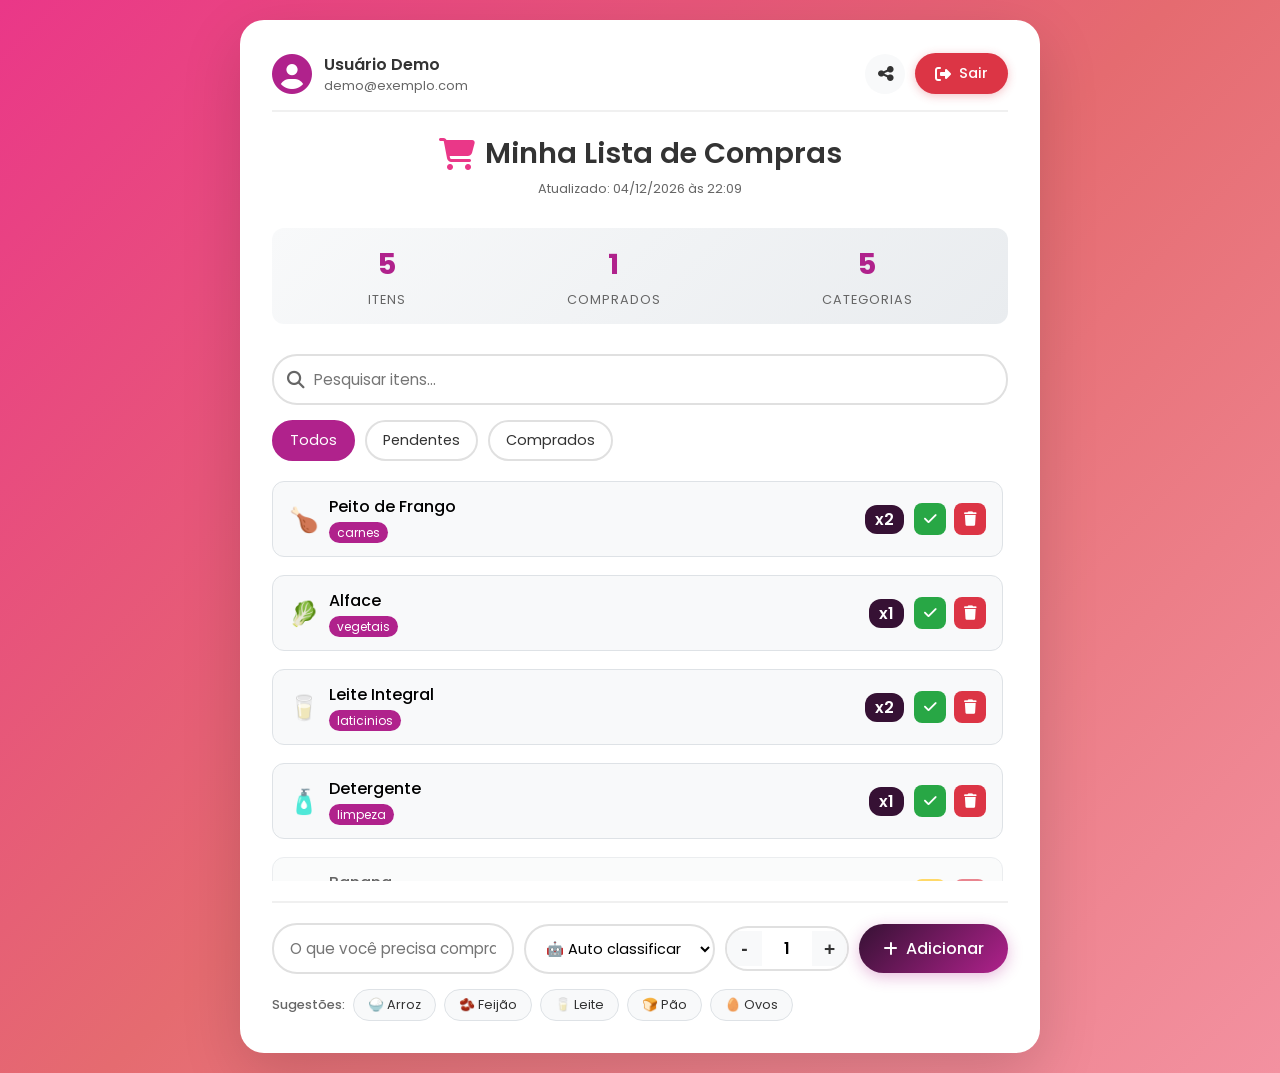
<file: index.html>
<!DOCTYPE html>
<html lang="pt-BR">
<head>
    <meta charset="UTF-8">
    <meta name="viewport" content="width=device-width, initial-scale=1.0">
    <meta name="theme-color" content="#361134">
    <title>Lista 2026 - Minha Lista de Compras</title>
    <link rel="manifest" href="manifest.json">
    <link rel="shortcut icon" href="src/css/icons/favicon.ico" type="image/x-icon">
    <link rel="stylesheet" href="https://cdnjs.cloudflare.com/ajax/libs/font-awesome/6.4.0/css/all.min.css">
    <link rel="stylesheet" href="src/css/index.css">
    <style>
        /* Loader fix - garantir que desaparece */
        .loader-overlay {
            position: fixed;
            top: 0;
            left: 0;
            width: 100%;
            height: 100%;
            background: rgba(54, 17, 52, 0.95);
            display: flex;
            flex-direction: column;
            justify-content: center;
            align-items: center;
            z-index: 9999;
            transition: opacity 0.3s ease;
        }
        
        .loader-overlay.hidden,
        .loader-overlay[hidden] {
            display: none !important;
        }
        
        .loader-spinner {
            width: 40px;
            height: 40px;
            border: 3px solid #fff;
            border-top-color: #EA3788;
            border-radius: 50%;
            animation: spin 1s linear infinite;
        }
        
        .loader-text {
            color: #fff;
            margin-top: 10px;
            font-family: sans-serif;
        }
        
        @keyframes spin {
            to { transform: rotate(360deg); }
        }
    </style>
</head>
<body>
    <!-- Loader - JÁ COMEÇA VISÍVEL MAS SERÁ ESCONDIDO PELO JS -->
    <div id="loader" class="loader-overlay">
        <div class="loader-spinner"></div>
        <p class="loader-text">Carregando...</p>
    </div>

    <div class="container">
        <!-- Header com informações do usuário -->
        <header class="header">
            <div class="user-info">
                <i class="fas fa-user-circle user-avatar"></i>
                <div class="user-details">
                    <span id="user-name" class="user-name">Usuário</span>
                    <span id="user-email" class="user-email">email@exemplo.com</span>
                </div>
            </div>
            <div class="header-actions">
                <button onclick="compartilharLista()" class="btn-icon" title="Compartilhar">
                    <i class="fas fa-share-alt"></i>
                </button>
                <button onclick="fazerLogout()" class="btn-logout">
                    <i class="fas fa-sign-out-alt"></i> Sair
                </button>
            </div>
        </header>

        <!-- Título -->
        <div class="title-section">
            <h1 class="titulo">
                <i class="fas fa-shopping-cart"></i> Minha Lista de Compras
            </h1>
            <p id="data-atualizacao" class="update-date">Atualizado agora</p>
        </div>

        <!-- Estatísticas -->
        <div class="stats-bar">
            <div class="stat-item">
                <span id="total-itens" class="stat-number">0</span>
                <span class="stat-label">Itens</span>
            </div>
            <div class="stat-item">
                <span id="itens-comprados" class="stat-number">0</span>
                <span class="stat-label">Comprados</span>
            </div>
            <div class="stat-item">
                <span id="categorias-count" class="stat-number">0</span>
                <span class="stat-label">Categorias</span>
            </div>
        </div>

        <!-- Pesquisa e Filtros -->
        <div class="search-filter-bar">
            <div class="search-box">
                <i class="fas fa-search search-icon"></i>
                <input type="text" id="pesquisa" placeholder="Pesquisar itens..." oninput="filtrarItens()">
                <button onclick="limparPesquisa()" class="clear-search" hidden>
                    <i class="fas fa-times"></i>
                </button>
            </div>
            <div class="filter-buttons">
                <button onclick="filtrarPorCategoria('todos')" class="filter-btn active" data-filter="todos">Todos</button>
                <button onclick="filtrarPorCategoria('pendentes')" class="filter-btn" data-filter="pendentes">Pendentes</button>
                <button onclick="filtrarPorCategoria('comprados')" class="filter-btn" data-filter="comprados">Comprados</button>
            </div>
        </div>

        <!-- Lista de Compras -->
        <div id="lista-container" class="lista-container">
            <ul id="lista" class="shopping-list">
                <!-- Itens serão inseridos aqui -->
            </ul>
            <div id="empty-state" class="empty-state" hidden>
                <i class="fas fa-shopping-basket empty-icon"></i>
                <h3>Sua lista está vazia</h3>
                <p>Adicione itens para começar suas compras!</p>
            </div>
        </div>

        <!-- Adicionar Novo Item -->
        <div class="add-item-section">
            <div class="add-item-form">
                <input type="text" id="item" placeholder="O que você precisa comprar?" autocomplete="off">
                <select id="categoria" class="categoria-select">
                    <option value="auto">🤖 Auto classificar</option>
                    <option value="carnes">🥩 Carnes</option>
                    <option value="vegetais">🥬 Vegetais</option>
                    <option value="frutas">🍎 Frutas</option>
                    <option value="laticinios">🧀 Laticínios</option>
                    <option value="padaria">🍞 Padaria</option>
                    <option value="bebidas">🥤 Bebidas</option>
                    <option value="limpeza">🧹 Limpeza</option>
                    <option value="higiene">🧴 Higiene</option>
                    <option value="enlatados">🥫 Enlatados</option>
                    <option value="graos">🌾 Grãos</option>
                    <option value="temperos">🌶️ Temperos</option>
                    <option value="outros">📦 Outros</option>
                </select>
                <div class="quantidade-control">
                    <button onclick="mudarQuantidade(-1)" class="qty-btn">-</button>
                    <input type="number" id="quantidade" value="1" min="1" max="99">
                    <button onclick="mudarQuantidade(1)" class="qty-btn">+</button>
                </div>
                <button onclick="adicionarItem()" class="btn-add">
                    <i class="fas fa-plus"></i> Adicionar
                </button>
            </div>
            
            <!-- Sugestões Rápidas -->
            <div class="quick-suggestions">
                <span class="suggestion-label">Sugestões:</span>
                <button onclick="adicionarSugestao('Arroz')" class="suggestion-chip">🍚 Arroz</button>
                <button onclick="adicionarSugestao('Feijão')" class="suggestion-chip">🫘 Feijão</button>
                <button onclick="adicionarSugestao('Leite')" class="suggestion-chip">🥛 Leite</button>
                <button onclick="adicionarSugestao('Pão')" class="suggestion-chip">🍞 Pão</button>
                <button onclick="adicionarSugestao('Ovos')" class="suggestion-chip">🥚 Ovos</button>
            </div>
        </div>
    </div>

    <script>
        // ============================================
        // SCRIPT PRINCIPAL - FUNCIONAMENTO GARANTIDO
        // ============================================
        
        // Dados iniciais de exemplo
        let listaCompras = [
            { id: 1, nome: "Peito de Frango", categoria: "carnes", quantidade: 2, comprado: false, emoji: "🍗" },
            { id: 2, nome: "Alface", categoria: "vegetais", quantidade: 1, comprado: false, emoji: "🥬" },
            { id: 3, nome: "Banana", categoria: "frutas", quantidade: 6, comprado: true, emoji: "🍌" },
            { id: 4, nome: "Leite Integral", categoria: "laticinios", quantidade: 2, comprado: false, emoji: "🥛" },
            { id: 5, nome: "Detergente", categoria: "limpeza", quantidade: 1, comprado: false, emoji: "🧴" }
        ];
        
        let filtroAtual = 'todos';
        
        // Classificação automática
        const classificacao = {
            carnes: ['carne', 'frango', 'peixe', 'porco', 'boi', 'bacon', 'presunto', 'linguiça', 'salsicha', 'hambúrguer', 'bife', 'costela'],
            vegetais: ['alface', 'tomate', 'cebola', 'alho', 'cenoura', 'batata', 'brócolis', 'couve', 'espinafre', 'pimentão', 'abóbora', 'beterraba'],
            frutas: ['banana', 'maçã', 'laranja', 'uva', 'morango', 'abacaxi', 'manga', 'melancia', 'pera', 'limão', 'abacate', 'mamão'],
            laticinios: ['leite', 'queijo', 'manteiga', 'iogurte', 'requeijão', 'creme de leite', 'margarina', 'muçarela'],
            padaria: ['pão', 'bolo', 'biscoito', 'torrada', 'bolacha', 'croissant', 'baguete', 'pão de queijo'],
            bebidas: ['água', 'refrigerante', 'suco', 'cerveja', 'vinho', 'café', 'chá', 'energético', 'coca'],
            limpeza: ['detergente', 'sabão', 'desinfetante', 'água sanitária', 'limpador', 'esponja', 'vassoura', 'saco de lixo', 'lustra'],
            higiene: ['shampoo', 'condicionador', 'sabonete', 'pasta de dente', 'escova', 'desodorante', 'perfume', 'papel higiênico'],
            enlatados: ['sardinha', 'atum', 'milho', 'ervilha', 'molho de tomate', 'azeitona', 'palmito', 'seleta'],
            graos: ['arroz', 'feijão', 'lentilha', 'grão de bico', 'aveia', 'farinha', 'macarrão', 'quinoa'],
            temperos: ['sal', 'açúcar', 'pimenta', 'orégano', 'cominho', 'azeite', 'óleo', 'vinagre', 'molho shoyu', 'ketchup', 'mostarda']
        };
        
        const emojisCategorias = {
            carnes: '🥩', vegetais: '🥬', frutas: '🍎', laticinios: '🧀',
            padaria: '🍞', bebidas: '🥤', limpeza: '🧹', higiene: '🧴',
            enlatados: '🥫', graos: '🌾', temperos: '🌶️', outros: '📦'
        };
        
        // INICIALIZAÇÃO - Executa assim que a página carregar
        function inicializarApp() {
            console.log('🚀 Inicializando app...');
            
            // 1. ESCONDER LOADER IMEDIATAMENTE
            const loader = document.getElementById('loader');
            if (loader) {
                loader.style.display = 'none';
                loader.setAttribute('hidden', '');
                console.log('✅ Loader escondido');
            }
            
            // 2. Verificar usuário
            let userData = localStorage.getItem('userData');
            if (!userData) {
                userData = { nome: 'Usuário Demo', email: 'demo@exemplo.com' };
                localStorage.setItem('userData', JSON.stringify(userData));
            } else {
                userData = JSON.parse(userData);
            }
            
            document.getElementById('user-name').textContent = userData.nome;
            document.getElementById('user-email').textContent = userData.email;
            
            // 3. Carregar dados salvos ou usar demo
            const salvos = localStorage.getItem('listaCompras');
            if (salvos) {
                try {
                    listaCompras = JSON.parse(salvos);
                    console.log('📝 Dados carregados do localStorage');
                } catch(e) {
                    console.error('Erro ao carregar dados salvos');
                }
            }
            
            // 4. Atualizar interface
            atualizarTudo();
            
            // 5. Configurar evento Enter no input
            document.getElementById('item').addEventListener('keypress', function(e) {
                if (e.key === 'Enter') adicionarItem();
            });
            
            // 6. Configurar evento de pesquisa
            document.getElementById('pesquisa').addEventListener('input', function() {
                document.querySelector('.clear-search').hidden = this.value.length === 0;
                atualizarTudo();
            });
            
            console.log('✅ App inicializado com ' + listaCompras.length + ' itens');
        }
        
        // Salvar no localStorage
        function salvarDados() {
            localStorage.setItem('listaCompras', JSON.stringify(listaCompras));
        }
        
        // Classificar automaticamente
        function classificarItem(nome) {
            const n = nome.toLowerCase();
            for (let categoria in classificacao) {
                if (classificacao[categoria].some(palavra => n.includes(palavra))) {
                    return categoria;
                }
            }
            return 'outros';
        }
        
        // ADICIONAR ITEM
        function adicionarItem() {
            const inputItem = document.getElementById('item');
            const inputQtd = document.getElementById('quantidade');
            const selectCat = document.getElementById('categoria');
            
            const nome = inputItem.value.trim();
            if (!nome) {
                alert('Por favor, digite o nome do item!');
                inputItem.focus();
                return;
            }
            
            const quantidade = parseInt(inputQtd.value) || 1;
            let categoria = selectCat.value;
            
            if (categoria === 'auto') {
                categoria = classificarItem(nome);
            }
            
            const novoItem = {
                id: Date.now(),
                nome: nome,
                categoria: categoria,
                quantidade: quantidade,
                comprado: false,
                emoji: emojisCategorias[categoria] || '📦'
            };
            
            listaCompras.unshift(novoItem);
            salvarDados();
            atualizarTudo();
            
            // Limpar formulário
            inputItem.value = '';
            inputQtd.value = '1';
            selectCat.value = 'auto';
            inputItem.focus();
            
            console.log('✅ Item adicionado:', nome);
        }
        
        // MARCAR/DESMARCAR ITEM
        function toggleItem(id) {
            const item = listaCompras.find(i => i.id === id);
            if (item) {
                item.comprado = !item.comprado;
                salvarDados();
                atualizarTudo();
            }
        }
        
        // REMOVER ITEM
        function removerItem(id) {
            const item = listaCompras.find(i => i.id === id);
            if (item && confirm(`Remover "${item.nome}" da lista?`)) {
                listaCompras = listaCompras.filter(i => i.id !== id);
                salvarDados();
                atualizarTudo();
            }
        }
        
        // FILTRAR POR CATEGORIA
        function filtrarPorCategoria(filtro) {
            filtroAtual = filtro;
            
            // Atualizar botões
            document.querySelectorAll('.filter-btn').forEach(btn => {
                btn.classList.remove('active');
                if (btn.getAttribute('data-filter') === filtro) {
                    btn.classList.add('active');
                }
            });
            
            atualizarTudo();
        }
        
        // FILTRAR ITENS (pesquisa)
        function filtrarItens() {
            atualizarTudo();
        }
        
        // ATUALIZAR TUDO
        function atualizarTudo() {
            const termo = document.getElementById('pesquisa').value.toLowerCase().trim();
            
            // Filtrar itens
            let itensFiltrados = [...listaCompras];
            
            if (filtroAtual === 'comprados') {
                itensFiltrados = itensFiltrados.filter(i => i.comprado);
            } else if (filtroAtual === 'pendentes') {
                itensFiltrados = itensFiltrados.filter(i => !i.comprado);
            }
            
            if (termo) {
                itensFiltrados = itensFiltrados.filter(i => 
                    i.nome.toLowerCase().includes(termo) || 
                    i.categoria.toLowerCase().includes(termo)
                );
            }
            
            // Ordenar: pendentes primeiro
            itensFiltrados.sort((a, b) => {
                if (a.comprado === b.comprado) return 0;
                return a.comprado ? 1 : -1;
            });
            
            // Atualizar lista
            const listaEl = document.getElementById('lista');
            const emptyEl = document.getElementById('empty-state');
            
            if (itensFiltrados.length === 0) {
                listaEl.innerHTML = '';
                emptyEl.hidden = false;
            } else {
                emptyEl.hidden = true;
                listaEl.innerHTML = itensFiltrados.map(item => `
                    <li class="${item.comprado ? 'comprado' : ''}" style="
                        background: #f8f9fa;
                        border: 1px solid #dee2e6;
                        border-radius: 12px;
                        padding: 12px 16px;
                        margin-bottom: 8px;
                        display: flex;
                        justify-content: space-between;
                        align-items: center;
                        ${item.comprado ? 'opacity: 0.6; text-decoration: line-through;' : ''}
                    ">
                        <div style="display: flex; align-items: center; gap: 10px; flex: 1;">
                            <span style="font-size: 1.5rem;">${item.emoji}</span>
                            <div>
                                <div style="font-weight: 500;">${item.nome}</div>
                                <span style="
                                    font-size: 0.75rem;
                                    background: #B0228C;
                                    color: white;
                                    padding: 2px 8px;
                                    border-radius: 12px;
                                ">${item.categoria}</span>
                            </div>
                            <span style="
                                margin-left: auto;
                                background: #361134;
                                color: white;
                                padding: 2px 10px;
                                border-radius: 12px;
                                font-weight: 600;
                            ">x${item.quantidade}</span>
                        </div>
                        <div style="display: flex; gap: 8px; margin-left: 10px;">
                            <button onclick="toggleItem(${item.id})" style="
                                background: ${item.comprado ? '#ffc107' : '#28a745'};
                                color: white;
                                border: none;
                                border-radius: 8px;
                                width: 32px;
                                height: 32px;
                                cursor: pointer;
                                font-size: 0.9rem;
                            " title="${item.comprado ? 'Desmarcar' : 'Marcar como comprado'}">
                                <i class="fas ${item.comprado ? 'fa-undo' : 'fa-check'}"></i>
                            </button>
                            <button onclick="removerItem(${item.id})" style="
                                background: #dc3545;
                                color: white;
                                border: none;
                                border-radius: 8px;
                                width: 32px;
                                height: 32px;
                                cursor: pointer;
                                font-size: 0.9rem;
                            " title="Remover">
                                <i class="fas fa-trash"></i>
                            </button>
                        </div>
                    </li>
                `).join('');
            }
            
            // Atualizar estatísticas
            document.getElementById('total-itens').textContent = listaCompras.length;
            document.getElementById('itens-comprados').textContent = listaCompras.filter(i => i.comprado).length;
            document.getElementById('categorias-count').textContent = new Set(listaCompras.map(i => i.categoria)).size;
            
            // Atualizar data
            const agora = new Date();
            document.getElementById('data-atualizacao').textContent = 
                'Atualizado: ' + agora.toLocaleDateString('pt-BR') + ' às ' + 
                agora.toLocaleTimeString('pt-BR', {hour: '2-digit', minute: '2-digit'});
        }
        
        // Funções auxiliares
        function mudarQuantidade(delta) {
            const qty = document.getElementById('quantidade');
            qty.value = Math.max(1, Math.min(99, parseInt(qty.value) + delta));
        }
        
        function limparPesquisa() {
            document.getElementById('pesquisa').value = '';
            document.querySelector('.clear-search').hidden = true;
            atualizarTudo();
        }
        
        function adicionarSugestao(item) {
            document.getElementById('item').value = item;
            document.getElementById('quantidade').value = 1;
            document.getElementById('categoria').value = 'auto';
            adicionarItem();
        }
        
        function compartilharLista() {
            const texto = '🛒 Minha Lista de Compras:\n\n' + 
                listaCompras.map(i => `${i.comprado ? '✅' : '⬜'} ${i.quantidade}x ${i.nome}`).join('\n');
            
            if (navigator.share) {
                navigator.share({ title: 'Lista de Compras', text: texto });
            } else if (navigator.clipboard) {
                navigator.clipboard.writeText(texto).then(() => alert('📋 Lista copiada!'));
            } else {
                alert(texto);
            }
        }
        
        function fazerLogout() {
            if (confirm('Tem certeza que deseja sair?')) {
                localStorage.removeItem('userData');
                window.location.href = 'login.html';
            }
        }
        
        // INICIAR TUDO
        document.addEventListener('DOMContentLoaded', inicializarApp);
        
        // Garantir que o loader suma mesmo se houver erro
        setTimeout(function() {
            const loader = document.getElementById('loader');
            if (loader && loader.style.display !== 'none') {
                loader.style.display = 'none';
                loader.setAttribute('hidden', '');
            }
        }, 3000);
        
        console.log('📋 Script carregado com sucesso!');
    </script>
    
    <!-- Service Worker -->
    <script>
        if ('serviceWorker' in navigator) {
            window.addEventListener('load', () => {
                navigator.serviceWorker.register('/service-worker.js').catch(() => {});
            });
        }
    </script>
</body>
</html>
</file>
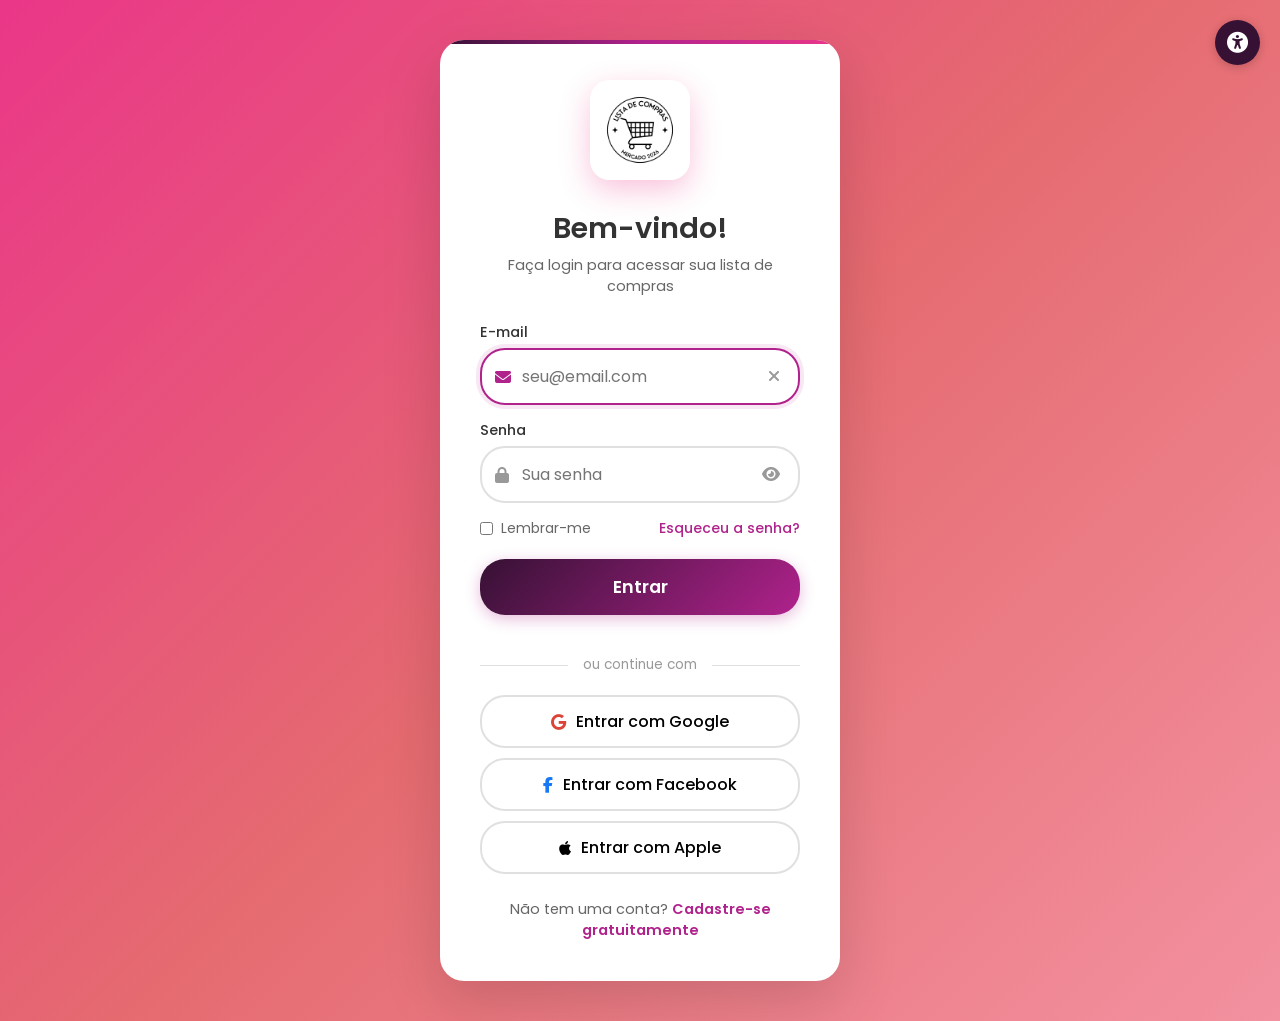
<file: login.html>
<!DOCTYPE html>
<html lang="pt-BR">
<head>
    <meta charset="UTF-8">
    <meta name="viewport" content="width=device-width, initial-scale=1.0">
    <meta name="theme-color" content="#361134">
    <title>Lista De Compras 2026 - Login</title>
    <link rel="manifest" href="manifest.json">
    <link rel="shortcut icon" href="src/css/icons/favicon.ico" type="image/x-icon">
    <link rel="stylesheet" href="https://cdnjs.cloudflare.com/ajax/libs/font-awesome/6.4.0/css/all.min.css">
    <link rel="stylesheet" href="src/css/login.css">
    <style>
        /* Loader - Garantir que funcione */
        .loader-overlay {
            position: fixed;
            top: 0;
            left: 0;
            width: 100%;
            height: 100%;
            background: rgba(54, 17, 52, 0.95);
            display: flex;
            flex-direction: column;
            justify-content: center;
            align-items: center;
            z-index: 9999;
            transition: opacity 0.3s ease;
        }
        
        .loader-overlay.hidden,
        .loader-overlay[hidden] {
            display: none !important;
        }
        
        .loader-spinner {
            width: 40px;
            height: 40px;
            border: 3px solid #fff;
            border-top-color: #EA3788;
            border-radius: 50%;
            animation: spin 1s linear infinite;
        }
        
        .loader-text {
            color: #fff;
            margin-top: 10px;
            font-family: sans-serif;
        }
        
        @keyframes spin {
            to { transform: rotate(360deg); }
        }
        
        /* Melhorias visuais */
        .login-card {
            background: white;
            border-radius: 24px;
            padding: 2.5rem;
            box-shadow: 0 20px 60px rgba(0, 0, 0, 0.15);
            width: 100%;
            max-width: 400px;
            text-align: center;
        }
        
        .logo-container {
            margin-bottom: 20px;
        }
        
        #logo {
            width: 100px;
            height: auto;
            border-radius: 20px;
        }
        
        .titulo {
            font-size: 1.8rem;
            color: #333;
            margin-bottom: 5px;
            font-weight: 600;
        }
        
        .subtitulo {
            color: #666;
            margin-bottom: 25px;
            font-size: 0.9rem;
        }
        
        .input-group {
            position: relative;
            margin-bottom: 15px;
            text-align: left;
        }
        
        .input-group label {
            display: block;
            margin-bottom: 5px;
            color: #333;
            font-weight: 500;
            font-size: 0.9rem;
        }
        
        .input-wrapper {
            position: relative;
            display: flex;
            align-items: center;
        }
        
        .input-icon {
            position: absolute;
            left: 15px;
            color: #999;
            font-size: 1rem;
            z-index: 1;
        }
        
        .input-group input {
            width: 100%;
            padding: 14px 45px 14px 40px;
            border: 2px solid #e0e0e0;
            border-radius: 25px;
            font-size: 1rem;
            font-family: 'Poppins', sans-serif;
            transition: all 0.3s ease;
            background: white;
        }
        
        .input-group input:focus {
            outline: none;
            border-color: #B0228C;
            box-shadow: 0 0 0 4px rgba(176, 34, 140, 0.1);
        }
        
        .clear-input,
        .toggle-password {
            position: absolute;
            right: 15px;
            background: none;
            border: none;
            cursor: pointer;
            color: #999;
            font-size: 1rem;
            padding: 5px;
            z-index: 1;
        }
        
        .clear-input:hover,
        .toggle-password:hover {
            color: #B0228C;
        }
        
        .form-options {
            display: flex;
            justify-content: space-between;
            align-items: center;
            margin-bottom: 20px;
            font-size: 0.85rem;
        }
        
        .checkbox-wrapper {
            display: flex;
            align-items: center;
            gap: 8px;
            cursor: pointer;
            color: #666;
        }
        
        .checkbox-wrapper input {
            width: auto;
            accent-color: #B0228C;
        }
        
        .forgot-password {
            color: #B0228C;
            text-decoration: none;
            font-weight: 500;
        }
        
        .forgot-password:hover {
            text-decoration: underline;
            color: #361134;
        }
        
        .btn-primary {
            width: 100%;
            padding: 15px;
            background: linear-gradient(135deg, #361134, #B0228C);
            color: white;
            border: none;
            border-radius: 25px;
            font-size: 1.1rem;
            font-weight: 600;
            font-family: 'Poppins', sans-serif;
            cursor: pointer;
            transition: all 0.3s ease;
            margin-bottom: 20px;
            box-shadow: 0 4px 15px rgba(176, 34, 140, 0.3);
        }
        
        .btn-primary:hover {
            transform: translateY(-2px);
            box-shadow: 0 6px 20px rgba(176, 34, 140, 0.4);
        }
        
        .btn-primary:active {
            transform: translateY(0);
        }
        
        .divider {
            display: flex;
            align-items: center;
            text-align: center;
            margin: 20px 0;
            color: #999;
            font-size: 0.85rem;
        }
        
        .divider::before,
        .divider::after {
            content: '';
            flex: 1;
            border-bottom: 1px solid #e0e0e0;
        }
        
        .divider span {
            padding: 0 15px;
        }
        
        .social-login {
            display: flex;
            flex-direction: column;
            gap: 10px;
            margin-bottom: 20px;
        }
        
        .social-btn {
            display: flex;
            align-items: center;
            justify-content: center;
            gap: 10px;
            padding: 12px;
            border: 2px solid #e0e0e0;
            border-radius: 25px;
            background: white;
            font-size: 1rem;
            font-family: 'Poppins', sans-serif;
            cursor: pointer;
            transition: all 0.3s ease;
            font-weight: 500;
        }
        
        .social-btn:hover {
            transform: translateY(-2px);
            box-shadow: 0 4px 12px rgba(0, 0, 0, 0.1);
        }
        
        .google-btn:hover {
            border-color: #db4437;
            color: #db4437;
        }
        
        .facebook-btn:hover {
            border-color: #1877f2;
            color: #1877f2;
        }
        
        .apple-btn:hover {
            border-color: #000;
            color: #000;
        }
        
        .fa-google { color: #db4437; }
        .fa-facebook-f { color: #1877f2; }
        .fa-apple { color: #000; }
        
        .register-link {
            color: #666;
            font-size: 0.9rem;
        }
        
        .register-link a {
            color: #B0228C;
            text-decoration: none;
            font-weight: 600;
        }
        
        .register-link a:hover {
            text-decoration: underline;
            color: #361134;
        }
        
        /* Mensagens */
        .message {
            padding: 12px 16px;
            border-radius: 12px;
            margin-bottom: 20px;
            font-size: 0.9rem;
            text-align: left;
            display: flex;
            align-items: center;
            gap: 10px;
            animation: slideDown 0.3s ease;
        }
        
        .message-error {
            background: #ffe7e7;
            color: #dc3545;
            border-left: 4px solid #dc3545;
        }
        
        .message-success {
            background: #e7ffe7;
            color: #28a745;
            border-left: 4px solid #28a745;
        }
        
        .message-info {
            background: #e7f3ff;
            color: #0d6efd;
            border-left: 4px solid #0d6efd;
        }
        
        @keyframes slideDown {
            from {
                opacity: 0;
                transform: translateY(-10px);
            }
            to {
                opacity: 1;
                transform: translateY(0);
            }
        }
        
        /* Acessibilidade */
        .accessibility-menu {
            position: fixed;
            top: 20px;
            right: 20px;
            z-index: 1000;
        }
        
        .accessibility-toggle {
            width: 45px;
            height: 45px;
            border-radius: 50%;
            background: #361134;
            color: white;
            border: none;
            cursor: pointer;
            font-size: 1.3rem;
            box-shadow: 0 2px 10px rgba(0, 0, 0, 0.2);
            transition: all 0.3s ease;
        }
        
        .accessibility-toggle:hover {
            background: #B0228C;
            transform: scale(1.1);
        }
        
        .accessibility-options {
            position: absolute;
            top: 55px;
            right: 0;
            background: white;
            border-radius: 12px;
            padding: 10px;
            box-shadow: 0 10px 30px rgba(0, 0, 0, 0.15);
            display: none;
            flex-direction: column;
            gap: 5px;
            min-width: 160px;
        }
        
        .accessibility-options.show {
            display: flex;
        }
        
        .accessibility-options button {
            padding: 8px 12px;
            background: none;
            border: none;
            cursor: pointer;
            border-radius: 8px;
            font-size: 0.85rem;
            transition: all 0.3s ease;
            text-align: left;
            font-family: 'Poppins', sans-serif;
        }
        
        .accessibility-options button:hover {
            background: #f0f0f0;
        }
        
        /* Responsivo */
        @media (max-width: 480px) {
            .login-card {
                padding: 1.5rem;
            }
            
            .titulo {
                font-size: 1.5rem;
            }
        }
    </style>
</head>
<body>
    <!-- Loader (será escondido pelo JavaScript) -->
    <div id="loader" class="loader-overlay">
        <div class="loader-spinner"></div>
        <p class="loader-text">Carregando...</p>
    </div>

    <!-- Menu de Acessibilidade -->
    <div class="accessibility-menu">
        <button class="accessibility-toggle" id="accessibility-btn" aria-label="Acessibilidade">
            <i class="fas fa-universal-access"></i>
        </button>
        <div class="accessibility-options" id="accessibility-options">
            <button onclick="toggleContraste()"><i class="fas fa-adjust"></i> Alto Contraste</button>
            <button onclick="aumentarFonte()"><i class="fas fa-text-height"></i> Aumentar Fonte</button>
            <button onclick="diminuirFonte()"><i class="fas fa-text-width"></i> Diminuir Fonte</button>
            <button onclick="resetarFonte()"><i class="fas fa-undo"></i> Fonte Normal</button>
        </div>
    </div>

    <div class="container" style="display: flex; justify-content: center; align-items: center; min-height: 100vh; padding: 20px;">
        <div class="login-card">
            <!-- Logo -->
            <div class="logo-container">
                <img src="src/css/icons/Favicon-512.png" alt="Logo Lista de Compras 2026" id="logo">
            </div>
            
            <!-- Título -->
            <h1 class="titulo">Bem-vindo!</h1>
            <p class="subtitulo">Faça login para acessar sua lista de compras</p>
            
            <!-- Área de mensagens -->
            <div id="message-area"></div>

            <!-- Formulário -->
            <form onsubmit="return false;" style="text-align: left;">
                <div class="input-group">
                    <label for="email">E-mail</label>
                    <div class="input-wrapper">
                        <i class="fas fa-envelope input-icon"></i>
                        <input type="email" id="email" placeholder="seu@email.com" required autocomplete="email">
                        <button type="button" class="clear-input" onclick="limparCampo('email')" title="Limpar">
                            <i class="fas fa-times"></i>
                        </button>
                    </div>
                </div>
                
                <div class="input-group">
                    <label for="senha">Senha</label>
                    <div class="input-wrapper">
                        <i class="fas fa-lock input-icon"></i>
                        <input type="password" id="senha" placeholder="Sua senha" required autocomplete="current-password">
                        <button type="button" class="toggle-password" onclick="toggleSenha()" title="Mostrar/ocultar senha">
                            <i class="fas fa-eye" id="toggle-password-icon"></i>
                        </button>
                    </div>
                </div>
                
                <div class="form-options">
                    <label class="checkbox-wrapper">
                        <input type="checkbox" id="remember-me"> Lembrar-me
                    </label>
                    <a href="#" onclick="esqueciSenha()" class="forgot-password">Esqueceu a senha?</a>
                </div>
                
                <button type="button" onclick="fazerLogin()" class="btn-primary" id="login-btn">
                    <span id="btn-text">Entrar</span>
                    <span id="btn-loader" style="display: none;">
                        <i class="fas fa-spinner fa-spin"></i> Entrando...
                    </span>
                </button>
            </form>

            <!-- Login Social -->
            <div class="divider"><span>ou continue com</span></div>
            
            <div class="social-login">
                <button onclick="loginSocial('google')" class="social-btn google-btn">
                    <i class="fab fa-google"></i> Entrar com Google
                </button>
                <button onclick="loginSocial('facebook')" class="social-btn facebook-btn">
                    <i class="fab fa-facebook-f"></i> Entrar com Facebook
                </button>
                <button onclick="loginSocial('apple')" class="social-btn apple-btn">
                    <i class="fab fa-apple"></i> Entrar com Apple
                </button>
            </div>
            
            <!-- Link para cadastro -->
            <p class="register-link">
                Não tem uma conta? 
                <a href="#" onclick="fazerCadastro()">Cadastre-se gratuitamente</a>
            </p>
        </div>
    </div>

    <script>
        // ============================================
        // FUNCIONALIDADES DO LOGIN
        // ============================================
        
        // Banco de usuários simulado
        const usuarios = [
            { 
                email: 'teste@teste.com', 
                senha: '123456', 
                nome: 'Usuário Teste' 
            },
            {
                email: 'admin@admin.com',
                senha: 'admin',
                nome: 'Administrador'
            }
        ];
        
        // Variáveis de acessibilidade
        let fontSizeMultiplier = 1;
        
        // INICIALIZAÇÃO
        function inicializarLogin() {
            console.log('🔐 Inicializando página de login...');
            
            // 1. Esconder loader IMEDIATAMENTE
            const loader = document.getElementById('loader');
            if (loader) {
                loader.style.display = 'none';
                loader.setAttribute('hidden', '');
                console.log('✅ Loader escondido');
            }
            
            // 2. Verificar se tem email salvo (lembrar-me)
            const emailSalvo = localStorage.getItem('rememberedEmail');
            if (emailSalvo) {
                document.getElementById('email').value = emailSalvo;
                document.getElementById('remember-me').checked = true;
            }
            
            // 3. Focar no campo email
            setTimeout(() => {
                document.getElementById('email').focus();
            }, 500);
            
            // 4. Configurar tecla Enter
            document.addEventListener('keypress', function(e) {
                if (e.key === 'Enter') {
                    const emailFocused = document.activeElement === document.getElementById('email');
                    const senhaFocused = document.activeElement === document.getElementById('senha');
                    
                    if (emailFocused) {
                        document.getElementById('senha').focus();
                    } else if (senhaFocused) {
                        fazerLogin();
                    }
                }
            });
            
            // 5. Configurar menu de acessibilidade
            document.getElementById('accessibility-btn').addEventListener('click', function(e) {
                e.stopPropagation();
                const options = document.getElementById('accessibility-options');
                options.classList.toggle('show');
            });
            
            // Fechar menu ao clicar fora
            document.addEventListener('click', function() {
                document.getElementById('accessibility-options').classList.remove('show');
            });
            
            console.log('✅ Login inicializado com sucesso');
        }
        
        // FUNÇÃO PRINCIPAL DE LOGIN
        function fazerLogin() {
            const email = document.getElementById('email').value.trim();
            const senha = document.getElementById('senha').value;
            const remember = document.getElementById('remember-me').checked;
            
            // Validação
            if (!email) {
                mostrarMensagem('Por favor, digite seu e-mail.', 'error');
                document.getElementById('email').focus();
                return;
            }
            
            if (!senha) {
                mostrarMensagem('Por favor, digite sua senha.', 'error');
                document.getElementById('senha').focus();
                return;
            }
            
            if (!validarEmail(email)) {
                mostrarMensagem('Por favor, digite um e-mail válido.', 'error');
                document.getElementById('email').focus();
                return;
            }
            
            // Mostrar loading no botão
            mostrarLoadingBotao(true);
            
            // Simular requisição (1 segundo)
            setTimeout(() => {
                // Buscar usuário
                const usuario = usuarios.find(u => 
                    u.email.toLowerCase() === email.toLowerCase() && 
                    u.senha === senha
                );
                
                if (usuario) {
                    // Login bem-sucedido
                    const userData = {
                        nome: usuario.nome,
                        email: usuario.email,
                        dataLogin: new Date().toISOString()
                    };
                    
                    // Salvar sessão
                    localStorage.setItem('userData', JSON.stringify(userData));
                    
                    // Salvar email se "lembrar-me" ativo
                    if (remember) {
                        localStorage.setItem('rememberedEmail', email);
                    } else {
                        localStorage.removeItem('rememberedEmail');
                    }
                    
                    mostrarMensagem(`✅ Bem-vindo, ${usuario.nome}! Redirecionando...`, 'success');
                    
                    // Redirecionar
                    setTimeout(() => {
                        window.location.href = 'index.html';
                    }, 1500);
                    
                } else {
                    // Login falhou
                    mostrarLoadingBotao(false);
                    mostrarMensagem('❌ E-mail ou senha incorretos. Tente novamente.', 'error');
                    
                    // Limpar senha
                    document.getElementById('senha').value = '';
                    document.getElementById('senha').focus();
                }
            }, 1000);
        }
        
        // FUNÇÃO DE CADASTRO
        function fazerCadastro() {
            const email = document.getElementById('email').value.trim();
            const senha = document.getElementById('senha').value;
            
            if (!email || !senha) {
                mostrarMensagem('Preencha e-mail e senha para se cadastrar.', 'error');
                return;
            }
            
            if (!validarEmail(email)) {
                mostrarMensagem('Digite um e-mail válido.', 'error');
                return;
            }
            
            if (senha.length < 6) {
                mostrarMensagem('A senha deve ter pelo menos 6 caracteres.', 'error');
                return;
            }
            
            // Verificar se já existe
            const existe = usuarios.find(u => u.email.toLowerCase() === email.toLowerCase());
            
            if (existe) {
                mostrarMensagem('Este e-mail já está cadastrado. Faça login.', 'error');
                return;
            }
            
            // Cadastrar novo usuário
            const novoUsuario = {
                email: email,
                senha: senha,
                nome: email.split('@')[0]
            };
            
            usuarios.push(novoUsuario);
            
            mostrarMensagem('✅ Cadastro realizado com sucesso! Faça login.', 'success');
            
            // Limpar senha
            document.getElementById('senha').value = '';
            document.getElementById('senha').focus();
            
            console.log('👤 Novo usuário cadastrado:', novoUsuario.email);
        }
        
        // LOGIN SOCIAL
        function loginSocial(provider) {
            mostrarMensagem(`🔜 Login com ${provider} será implementado em breve. Use e-mail e senha por enquanto.`, 'info');
        }
        
        // ESQUECI SENHA
        function esqueciSenha() {
            const email = document.getElementById('email').value.trim();
            
            if (email && validarEmail(email)) {
                mostrarMensagem(`📧 Instruções de recuperação enviadas para ${email}`, 'info');
            } else {
                mostrarMensagem('Digite seu e-mail e clique em "Esqueceu a senha?" novamente.', 'info');
                document.getElementById('email').focus();
            }
        }
        
        // FUNÇÕES AUXILIARES
        function validarEmail(email) {
            return /^[^\s@]+@[^\s@]+\.[^\s@]+$/.test(email);
        }
        
        function limparCampo(id) {
            document.getElementById(id).value = '';
            document.getElementById(id).focus();
        }
        
        function toggleSenha() {
            const input = document.getElementById('senha');
            const icon = document.getElementById('toggle-password-icon');
            
            if (input.type === 'password') {
                input.type = 'text';
                icon.classList.replace('fa-eye', 'fa-eye-slash');
            } else {
                input.type = 'password';
                icon.classList.replace('fa-eye-slash', 'fa-eye');
            }
        }
        
        function mostrarLoadingBotao(mostrar) {
            const btnText = document.getElementById('btn-text');
            const btnLoader = document.getElementById('btn-loader');
            const btn = document.getElementById('login-btn');
            
            if (mostrar) {
                btnText.style.display = 'none';
                btnLoader.style.display = 'inline';
                btn.disabled = true;
                btn.style.opacity = '0.7';
                btn.style.cursor = 'not-allowed';
            } else {
                btnText.style.display = 'inline';
                btnLoader.style.display = 'none';
                btn.disabled = false;
                btn.style.opacity = '1';
                btn.style.cursor = 'pointer';
            }
        }
        
        function mostrarMensagem(texto, tipo) {
            const area = document.getElementById('message-area');
            
            const icone = tipo === 'error' ? 'fa-exclamation-circle' : 
                          tipo === 'success' ? 'fa-check-circle' : 'fa-info-circle';
            
            area.innerHTML = `
                <div class="message message-${tipo}">
                    <i class="fas ${icone}"></i>
                    <span>${texto}</span>
                </div>
            `;
            
            // Remover mensagem após 5 segundos
            setTimeout(() => {
                if (area.querySelector('.message')) {
                    area.innerHTML = '';
                }
            }, 5000);
        }
        
        // FUNÇÕES DE ACESSIBILIDADE
        function toggleContraste() {
            document.body.classList.toggle('high-contrast');
            if (document.body.classList.contains('high-contrast')) {
                document.body.style.background = '#000';
                document.body.style.color = '#fff';
            } else {
                document.body.style.background = '';
                document.body.style.color = '';
            }
        }
        
        function aumentarFonte() {
            fontSizeMultiplier = Math.min(fontSizeMultiplier + 0.1, 1.5);
            document.documentElement.style.fontSize = (16 * fontSizeMultiplier) + 'px';
        }
        
        function diminuirFonte() {
            fontSizeMultiplier = Math.max(fontSizeMultiplier - 0.1, 0.8);
            document.documentElement.style.fontSize = (16 * fontSizeMultiplier) + 'px';
        }
        
        function resetarFonte() {
            fontSizeMultiplier = 1;
            document.documentElement.style.fontSize = '';
        }
        
        // INICIAR TUDO
        document.addEventListener('DOMContentLoaded', inicializarLogin);
        
        // Garantia extra: esconder loader após 3 segundos
        setTimeout(function() {
            const loader = document.getElementById('loader');
            if (loader && loader.style.display !== 'none') {
                loader.style.display = 'none';
                loader.setAttribute('hidden', '');
                console.log('⚠️ Loader escondido pelo fallback');
            }
        }, 3000);
        
        console.log('🔐 Script de login carregado!');
        console.log('👤 Usuários disponíveis para teste:');
        console.log('   - teste@teste.com / 123456');
        console.log('   - admin@admin.com / admin');
    </script>
    
    <!-- Service Worker -->
    <script>
        if ('serviceWorker' in navigator) {
            window.addEventListener('load', () => {
                navigator.serviceWorker.register('/service-worker.js').catch(() => {});
            });
        }
    </script>
</body>
</html>
</file>
<file: src/css/index.css>
@import url('https://fonts.googleapis.com/css2?family=Poppins:ital,wght@0,100;0,200;0,300;0,400;0,500;0,600;0,700;0,800;0,900;1,100;1,200;1,300;1,400;1,500;1,600;1,700;1,800;1,900&display=swap');

:root {
    --cor-primaria-1: #361134;
    --cor-primaria-2: #B0228C;
    --cor-primaria-3: #EA3788;
    --cor-primaria-4: #E56B70;
    --cor-bg: #F391A0;
    --cor-branco: #fff;
    --cor-preto: #1d1d1d;
    --cor-sombra: rgba(0, 0, 0, 0.15);
    --cor-texto: #333;
    --cor-texto-claro: #666;
    --cor-sucesso: #28a745;
    --cor-erro: #dc3545;
    --fonte: "Poppins", sans-serif;
    --raio: 12px;
    --raio-botao: 25px;
    --transition: 0.3s ease;
}

* {
    margin: 0;
    padding: 0;
    box-sizing: border-box;
}

body {
    font-family: var(--fonte);
    background: linear-gradient(135deg, #EA3788 0%, #E56B70 50%, #F391A0 100%);
    display: flex;
    justify-content: center;
    align-items: center;
    min-height: 100vh;
    padding: 20px;
}

/* Loader */
.loader-overlay {
    position: fixed;
    top: 0;
    left: 0;
    width: 100%;
    height: 100%;
    background: rgba(54, 17, 52, 0.95);
    display: flex;
    flex-direction: column;
    justify-content: center;
    align-items: center;
    z-index: 9999;
}

.loader-spinner {
    width: 50px;
    height: 50px;
    border: 4px solid var(--cor-branco);
    border-top-color: var(--cor-primaria-3);
    border-radius: 50%;
    animation: spin 1s linear infinite;
}

.loader-text {
    color: var(--cor-branco);
    margin-top: 15px;
}

@keyframes spin {
    to { transform: rotate(360deg); }
}

/* Container Principal */
.container {
    background: var(--cor-branco);
    border-radius: 24px;
    padding: 2rem;
    box-shadow: 0 20px 60px rgba(0, 0, 0, 0.15);
    width: 100%;
    max-width: 800px;
    min-height: 80vh;
    display: flex;
    flex-direction: column;
    gap: 20px;
}

/* Header */
.header {
    display: flex;
    justify-content: space-between;
    align-items: center;
    padding-bottom: 15px;
    border-bottom: 2px solid #f0f0f0;
}

.user-info {
    display: flex;
    align-items: center;
    gap: 12px;
}

.user-avatar {
    font-size: 2.5rem;
    color: var(--cor-primaria-2);
}

.user-details {
    display: flex;
    flex-direction: column;
}

.user-name {
    font-weight: 600;
    color: var(--cor-texto);
    font-size: 1rem;
}

.user-email {
    font-size: 0.8rem;
    color: var(--cor-texto-claro);
}

.header-actions {
    display: flex;
    gap: 10px;
    align-items: center;
}

/* Botão Sair - CORRIGIDO */
.btn-logout {
    display: flex;
    align-items: center;
    gap: 8px;
    padding: 10px 20px;
    background-color: #dc3545;
    color: white;
    border: none;
    border-radius: var(--raio-botao);
    cursor: pointer;
    font-family: var(--fonte);
    font-size: 0.9rem;
    font-weight: 500;
    transition: var(--transition);
    box-shadow: 0 2px 10px rgba(220, 53, 69, 0.3);
}

.btn-logout:hover {
    background-color: #c82333;
    transform: translateY(-2px);
    box-shadow: 0 4px 15px rgba(220, 53, 69, 0.4);
}

.btn-logout:active {
    transform: translateY(0);
}

.btn-logout i {
    font-size: 1rem;
}

.btn-icon {
    width: 40px;
    height: 40px;
    background: #f8f9fa;
    border: none;
    border-radius: 50%;
    cursor: pointer;
    font-size: 1.1rem;
    color: var(--cor-texto);
    transition: var(--transition);
    display: flex;
    align-items: center;
    justify-content: center;
}

.btn-icon:hover {
    background: var(--cor-primaria-2);
    color: var(--cor-branco);
    transform: translateY(-2px);
}

/* Título */
.title-section {
    text-align: center;
}

.titulo {
    font-size: 1.8rem;
    color: var(--cor-texto);
    font-weight: 600;
    display: flex;
    align-items: center;
    justify-content: center;
    gap: 10px;
}

.titulo i {
    color: var(--cor-primaria-3);
    font-size: 2rem;
}

.update-date {
    font-size: 0.8rem;
    color: var(--cor-texto-claro);
    margin-top: 5px;
}

/* Estatísticas */
.stats-bar {
    display: flex;
    justify-content: space-around;
    background: linear-gradient(135deg, #f8f9fa, #e9ecef);
    border-radius: var(--raio);
    padding: 15px;
    margin: 10px 0;
}

.stat-item {
    display: flex;
    flex-direction: column;
    align-items: center;
    gap: 5px;
}

.stat-number {
    font-size: 1.8rem;
    font-weight: 700;
    color: var(--cor-primaria-2);
}

.stat-label {
    font-size: 0.8rem;
    color: var(--cor-texto-claro);
    text-transform: uppercase;
    letter-spacing: 1px;
}

/* Pesquisa e Filtros */
.search-filter-bar {
    display: flex;
    flex-direction: column;
    gap: 15px;
}

.search-box {
    position: relative;
    display: flex;
    align-items: center;
}

.search-icon {
    position: absolute;
    left: 15px;
    color: var(--cor-texto-claro);
    font-size: 1.1rem;
}

#pesquisa {
    width: 100%;
    padding: 12px 40px 12px 40px;
    border: 2px solid #e0e0e0;
    border-radius: var(--raio-botao);
    font-size: 0.95rem;
    font-family: var(--fonte);
    transition: var(--transition);
}

#pesquisa:focus {
    outline: none;
    border-color: var(--cor-primaria-2);
    box-shadow: 0 0 0 4px rgba(176, 34, 140, 0.1);
}

.clear-search {
    position: absolute;
    right: 10px;
    background: none;
    border: none;
    cursor: pointer;
    color: var(--cor-texto-claro);
    font-size: 1rem;
}

.filter-buttons {
    display: flex;
    gap: 10px;
}

.filter-btn {
    padding: 8px 16px;
    border: 2px solid #e0e0e0;
    background: var(--cor-branco);
    border-radius: var(--raio-botao);
    cursor: pointer;
    font-family: var(--fonte);
    font-size: 0.9rem;
    transition: var(--transition);
    color: var(--cor-texto);
}

.filter-btn.active,
.filter-btn:hover {
    background: var(--cor-primaria-2);
    color: var(--cor-branco);
    border-color: var(--cor-primaria-2);
}

/* Lista de Compras */
.lista-container {
    flex: 1;
    overflow-y: auto;
    max-height: 400px;
    padding-right: 5px;
}

.lista-container::-webkit-scrollbar {
    width: 8px;
}

.lista-container::-webkit-scrollbar-track {
    background: #f1f1f1;
    border-radius: 10px;
}

.lista-container::-webkit-scrollbar-thumb {
    background: var(--cor-primaria-2);
    border-radius: 10px;
}

.shopping-list {
    list-style: none;
    padding: 0;
    display: flex;
    flex-direction: column;
    gap: 10px;
}

.shopping-list li {
    background: #f8f9fa;
    border: 2px solid #e9ecef;
    border-radius: var(--raio);
    padding: 12px 16px;
    display: flex;
    justify-content: space-between;
    align-items: center;
    transition: var(--transition);
    animation: slideIn 0.3s ease;
}

.shopping-list li:hover {
    border-color: var(--cor-primaria-4);
    transform: translateX(5px);
    box-shadow: 0 4px 12px rgba(0, 0, 0, 0.1);
}

.shopping-list li.comprado {
    opacity: 0.6;
    background: #e9ecef;
    text-decoration: line-through;
}

.item-categoria {
    font-size: 0.7rem;
    background: var(--cor-primaria-2);
    color: white;
    padding: 2px 8px;
    border-radius: 12px;
    font-weight: 500;
    margin-right: 10px;
}

.item-info {
    display: flex;
    align-items: center;
    gap: 10px;
    flex: 1;
}

.item-nome {
    font-weight: 500;
    color: var(--cor-texto);
}

.item-quantidade {
    background: var(--cor-primaria-1);
    color: white;
    padding: 2px 8px;
    border-radius: 12px;
    font-size: 0.8rem;
    font-weight: 600;
}

.item-actions {
    display: flex;
    gap: 8px;
}

.item-actions button {
    background: var(--cor-branco);
    border: 1px solid #dee2e6;
    border-radius: 8px;
    width: 32px;
    height: 32px;
    cursor: pointer;
    font-size: 0.9rem;
    transition: var(--transition);
    display: flex;
    align-items: center;
    justify-content: center;
}

.btn-toggle {
    color: var(--cor-sucesso);
}

.btn-toggle:hover {
    background: #d4edda;
    border-color: var(--cor-sucesso);
}

.btn-delete {
    color: var(--cor-erro);
}

.btn-delete:hover {
    background: #f8d7da;
    border-color: var(--cor-erro);
}

@keyframes slideIn {
    from {
        opacity: 0;
        transform: translateX(-20px);
    }
    to {
        opacity: 1;
        transform: translateX(0);
    }
}

/* Estado Vazio */
.empty-state {
    text-align: center;
    padding: 40px 20px;
    color: var(--cor-texto-claro);
}

.empty-icon {
    font-size: 4rem;
    color: #dee2e6;
    margin-bottom: 15px;
}

.empty-state h3 {
    font-size: 1.2rem;
    margin-bottom: 10px;
    color: var(--cor-texto);
}

/* Adicionar Item */
.add-item-section {
    border-top: 2px solid #f0f0f0;
    padding-top: 20px;
}

.add-item-form {
    display: flex;
    gap: 10px;
    flex-wrap: wrap;
    align-items: center;
}

#item {
    flex: 1;
    min-width: 200px;
    padding: 12px 16px;
    border: 2px solid #e0e0e0;
    border-radius: var(--raio-botao);
    font-family: var(--fonte);
    font-size: 0.95rem;
    transition: var(--transition);
}

#item:focus {
    outline: none;
    border-color: var(--cor-primaria-2);
    box-shadow: 0 0 0 4px rgba(176, 34, 140, 0.1);
}

.categoria-select {
    padding: 12px 16px;
    border: 2px solid #e0e0e0;
    border-radius: var(--raio-botao);
    font-family: var(--fonte);
    font-size: 0.9rem;
    background: var(--cor-branco);
    cursor: pointer;
    transition: var(--transition);
    min-width: 160px;
}

.categoria-select:focus {
    outline: none;
    border-color: var(--cor-primaria-2);
}

.quantidade-control {
    display: flex;
    align-items: center;
    border: 2px solid #e0e0e0;
    border-radius: var(--raio-botao);
    overflow: hidden;
}

.qty-btn {
    width: 35px;
    height: 35px;
    background: #f8f9fa;
    border: none;
    cursor: pointer;
    font-size: 1.2rem;
    font-weight: 600;
    color: var(--cor-texto);
    transition: var(--transition);
    display: flex;
    align-items: center;
    justify-content: center;
}

.qty-btn:hover {
    background: var(--cor-primaria-2);
    color: white;
}

#quantidade {
    width: 50px;
    text-align: center;
    border: none;
    font-family: var(--fonte);
    font-size: 1rem;
    font-weight: 600;
    padding: 8px;
}

#quantidade::-webkit-inner-spin-button,
#quantidade::-webkit-outer-spin-button {
    -webkit-appearance: none;
    margin: 0;
}

.btn-add {
    padding: 12px 24px;
    background: linear-gradient(135deg, var(--cor-primaria-1), var(--cor-primaria-2));
    color: white;
    border: none;
    border-radius: var(--raio-botao);
    cursor: pointer;
    font-family: var(--fonte);
    font-size: 1rem;
    font-weight: 500;
    transition: var(--transition);
    display: flex;
    align-items: center;
    gap: 8px;
    box-shadow: 0 4px 15px rgba(176, 34, 140, 0.3);
}

.btn-add:hover {
    transform: translateY(-2px);
    box-shadow: 0 6px 20px rgba(176, 34, 140, 0.4);
}

.btn-add:active {
    transform: translateY(0);
}

/* Sugestões Rápidas */
.quick-suggestions {
    display: flex;
    align-items: center;
    gap: 8px;
    margin-top: 15px;
    flex-wrap: wrap;
}

.suggestion-label {
    font-size: 0.8rem;
    color: var(--cor-texto-claro);
    font-weight: 500;
}

.suggestion-chip {
    padding: 6px 14px;
    background: #f8f9fa;
    border: 1px solid #dee2e6;
    border-radius: 20px;
    cursor: pointer;
    font-family: var(--fonte);
    font-size: 0.8rem;
    transition: var(--transition);
    color: var(--cor-texto);
}

.suggestion-chip:hover {
    background: var(--cor-primaria-4);
    color: white;
    border-color: var(--cor-primaria-4);
    transform: translateY(-1px);
}

/* Responsividade */
@media (max-width: 768px) {
    .container {
        padding: 1rem;
        max-width: 100%;
    }
    
    .add-item-form {
        flex-direction: column;
    }
    
    #item,
    .categoria-select,
    .btn-add {
        width: 100%;
    }
    
    .header {
        flex-direction: column;
        gap: 15px;
    }
    
    .header-actions {
        width: 100%;
        justify-content: space-between;
    }
    
    .filter-buttons {
        flex-wrap: wrap;
    }
    
    .filter-btn {
        flex: 1;
        text-align: center;
        font-size: 0.8rem;
    }
}

@media (max-width: 480px) {
    .titulo {
        font-size: 1.5rem;
    }
    
    .stats-bar {
        flex-wrap: wrap;
        gap: 15px;
    }
    
    .stat-item {
        min-width: 80px;
    }
}
</file>
<file: src/css/login.css>
@import url('https://fonts.googleapis.com/css2?family=Poppins:ital,wght@0,100;0,200;0,300;0,400;0,500;0,600;0,700;0,800;0,900;1,100;1,200;1,300;1,400;1,500;1,600;1,700;1,800;1,900&display=swap');

:root {
    /* Cores Principais */
    --cor-primaria-1: #361134;
    --cor-primaria-2: #B0228C;
    --cor-primaria-3: #EA3788;
    --cor-primaria-4: #E56B70;
    --cor-bg: #F391A0;
    
    /* Cores de Suporte */
    --cor-branco: #ffffff;
    --cor-preto: #1d1d1d;
    --cor-sombra: rgba(0, 0, 0, 0.1);
    --cor-texto: #333333;
    --cor-texto-claro: #666666;
    
    /* Cores de Feedback */
    --cor-sucesso: #28a745;
    --cor-erro: #dc3545;
    --cor-aviso: #ffc107;
    --cor-info: #17a2b8;
    
    /* Cores Sociais */
    --cor-google: #db4437;
    --cor-facebook: #1877f2;
    --cor-apple: #000000;
    
    /* Tipografia */
    --fonte: "Poppins", sans-serif;
    --fonte-tamanho-base: 16px;
    --fonte-tamanho-pequeno: 0.875rem;
    --fonte-tamanho-grande: 1.125rem;
    
    /* Dimensões */
    --raio: 12px;
    --raio-botao: 25px;
    --transition: 0.3s cubic-bezier(0.4, 0, 0.2, 1);
    --sombra-card: 0 20px 60px rgba(0, 0, 0, 0.15);
    --sombra-botao: 0 4px 15px rgba(0, 0, 0, 0.2);
}

/* Modo Alto Contraste */
body.high-contrast {
    --cor-primaria-1: #ffffff;
    --cor-primaria-2: #ffff00;
    --cor-primaria-3: #00ff00;
    --cor-branco: #000000;
    --cor-preto: #ffffff;
    --cor-texto: #ffffff;
    --cor-texto-claro: #cccccc;
    
    background: #000000 !important;
}

body.high-contrast .login-card {
    background: #000000;
    border: 2px solid #ffffff;
}

body.high-contrast input {
    background: #000000;
    color: #ffffff;
    border: 1px solid #ffffff;
}

* {
    margin: 0;
    padding: 0;
    box-sizing: border-box;
}

body {
    font-family: var(--fonte);
    font-size: var(--fonte-tamanho-base);
    background: linear-gradient(135deg, #EA3788 0%, #E56B70 50%, #F391A0 100%);
    display: flex;
    justify-content: center;
    align-items: center;
    min-height: 100vh;
    padding: 20px;
    position: relative;
    overflow-x: hidden;
}

/* Loader */
.loader-overlay {
    position: fixed;
    top: 0;
    left: 0;
    width: 100%;
    height: 100%;
    background: rgba(54, 17, 52, 0.95);
    display: flex;
    flex-direction: column;
    justify-content: center;
    align-items: center;
    z-index: 9999;
    transition: opacity 0.3s ease;
}

.loader-overlay[hidden] {
    opacity: 0;
    pointer-events: none;
}

.loader-spinner {
    width: 50px;
    height: 50px;
    border: 4px solid var(--cor-branco);
    border-top-color: var(--cor-primaria-3);
    border-radius: 50%;
    animation: spin 1s linear infinite;
}

.loader-text {
    color: var(--cor-branco);
    margin-top: 15px;
    font-size: 1rem;
}

@keyframes spin {
    to { transform: rotate(360deg); }
}

/* Menu de Acessibilidade */
.accessibility-menu {
    position: fixed;
    top: 20px;
    right: 20px;
    z-index: 1000;
}

.accessibility-toggle {
    width: 50px;
    height: 50px;
    border-radius: 50%;
    background: var(--cor-primaria-1);
    color: var(--cor-branco);
    border: none;
    cursor: pointer;
    font-size: 1.5rem;
    box-shadow: var(--sombra-botao);
    transition: var(--transition);
    display: flex;
    align-items: center;
    justify-content: center;
}

.accessibility-toggle:hover {
    transform: scale(1.1);
    background: var(--cor-primaria-2);
}

.accessibility-options {
    position: absolute;
    top: 60px;
    right: 0;
    background: var(--cor-branco);
    border-radius: var(--raio);
    padding: 10px;
    box-shadow: var(--sombra-card);
    display: none;
    flex-direction: column;
    gap: 5px;
    min-width: 180px;
}

.accessibility-options.show {
    display: flex;
    animation: slideDown 0.3s ease;
}

.accessibility-options button {
    display: flex;
    align-items: center;
    gap: 10px;
    padding: 10px 15px;
    background: none;
    border: none;
    cursor: pointer;
    border-radius: 8px;
    transition: var(--transition);
    color: var(--cor-texto);
    font-family: var(--fonte);
    font-size: var(--fonte-tamanho-pequeno);
}

.accessibility-options button:hover {
    background: var(--cor-bg);
    color: var(--cor-branco);
}

@keyframes slideDown {
    from {
        opacity: 0;
        transform: translateY(-10px);
    }
    to {
        opacity: 1;
        transform: translateY(0);
    }
}

/* Container Principal */
.container {
    width: 100%;
    max-width: 450px;
    perspective: 1000px;
}

.login-card {
    background: var(--cor-branco);
    border-radius: 24px;
    padding: clamp(2rem, 5vw, 3rem);
    box-shadow: var(--sombra-card);
    animation: cardEntry 0.6s cubic-bezier(0.4, 0, 0.2, 1);
    position: relative;
    overflow: hidden;
}

.login-card::before {
    content: '';
    position: absolute;
    top: 0;
    left: 0;
    right: 0;
    height: 4px;
    background: linear-gradient(90deg, var(--cor-primaria-1), var(--cor-primaria-2), var(--cor-primaria-3));
}

@keyframes cardEntry {
    from {
        opacity: 0;
        transform: rotateY(10deg) translateY(30px);
    }
    to {
        opacity: 1;
        transform: rotateY(0) translateY(0);
    }
}

/* Logo */
.logo-container {
    text-align: center;
    margin-bottom: 20px;
}

#logo {
    width: 120px;
    height: auto;
    border-radius: 24px;
    box-shadow: 0 10px 30px rgba(234, 55, 136, 0.3);
}

.logo-pulse {
    animation: logoPulse 2s ease-in-out infinite;
}

@keyframes logoPulse {
    0%, 100% { transform: scale(1); }
    50% { transform: scale(1.05); }
}

/* Títulos */
.titulo {
    font-size: clamp(1.5rem, 2vw + 1rem, 2rem);
    color: var(--cor-texto);
    margin-bottom: 0.5rem;
    font-weight: 600;
    text-align: center;
}

.subtitulo {
    color: var(--cor-texto-claro);
    text-align: center;
    margin-bottom: 2rem;
    font-size: var(--fonte-tamanho-pequeno);
}

/* Mensagens de Feedback */
.error-message,
.success-message {
    padding: 12px 16px;
    border-radius: var(--raio);
    margin-bottom: 20px;
    display: flex;
    align-items: center;
    gap: 10px;
    font-size: var(--fonte-tamanho-pequeno);
    animation: shakeError 0.5s ease;
}

.error-message {
    background: #ffe7e7;
    color: var(--cor-erro);
    border-left: 4px solid var(--cor-erro);
}

.success-message {
    background: #e7ffe7;
    color: var(--cor-sucesso);
    border-left: 4px solid var(--cor-sucesso);
}

@keyframes shakeError {
    0%, 100% { transform: translateX(0); }
    25% { transform: translateX(-10px); }
    75% { transform: translateX(10px); }
}

/* Formulário */
.login-form {
    display: flex;
    flex-direction: column;
    gap: 20px;
}

.input-group {
    position: relative;
}

.floating-label {
    position: absolute;
    left: 45px;
    top: 50%;
    transform: translateY(-50%);
    background: var(--cor-branco);
    padding: 0 5px;
    color: var(--cor-texto-claro);
    transition: var(--transition);
    pointer-events: none;
    font-size: var(--fonte-tamanho-pequeno);
}

.input-group:focus-within .floating-label,
.input-group input:not(:placeholder-shown) + .floating-label,
.input-group input:not(:placeholder-shown) ~ .floating-label {
    top: 0;
    font-size: 0.75rem;
    color: var(--cor-primaria-2);
    font-weight: 500;
}

.input-wrapper {
    position: relative;
    display: flex;
    align-items: center;
}

.input-icon {
    position: absolute;
    left: 15px;
    color: var(--cor-texto-claro);
    transition: var(--transition);
    font-size: 1.1rem;
}

.input-group:focus-within .input-icon {
    color: var(--cor-primaria-2);
}

input {
    width: 100%;
    padding: 16px 45px 16px 45px;
    border: 2px solid #e0e0e0;
    border-radius: var(--raio-botao);
    font-size: var(--fonte-tamanho-grande);
    font-family: var(--fonte);
    transition: var(--transition);
    background: var(--cor-branco);
    color: var(--cor-texto);
}

input:focus {
    outline: none;
    border-color: var(--cor-primaria-2);
    box-shadow: 0 0 0 4px rgba(176, 34, 140, 0.1);
}

input.error {
    border-color: var(--cor-erro);
    box-shadow: 0 0 0 4px rgba(220, 53, 69, 0.1);
}

input.success {
    border-color: var(--cor-sucesso);
    box-shadow: 0 0 0 4px rgba(40, 167, 69, 0.1);
}

.clear-input,
.toggle-password {
    position: absolute;
    right: 15px;
    background: none;
    border: none;
    cursor: pointer;
    color: var(--cor-texto-claro);
    transition: var(--transition);
    font-size: 1rem;
    padding: 5px;
}

.clear-input:hover,
.toggle-password:hover {
    color: var(--cor-primaria-2);
}

.help-text {
    display: block;
    font-size: 0.75rem;
    margin-top: 5px;
    margin-left: 15px;
    min-height: 1.2em;
}

.help-text.error {
    color: var(--cor-erro);
}

.help-text.success {
    color: var(--cor-sucesso);
}

/* Opções do Formulário */
.form-options {
    display: flex;
    justify-content: space-between;
    align-items: center;
}

.checkbox-wrapper {
    display: flex;
    align-items: center;
    gap: 8px;
    cursor: pointer;
    font-size: var(--fonte-tamanho-pequeno);
    color: var(--cor-texto-claro);
    user-select: none;
}

.checkbox-wrapper input {
    width: auto;
    padding: 0;
    margin: 0;
    accent-color: var(--cor-primaria-2);
}

.forgot-password {
    color: var(--cor-primaria-2);
    text-decoration: none;
    font-size: var(--fonte-tamanho-pequeno);
    transition: var(--transition);
}

.forgot-password:hover {
    color: var(--cor-primaria-1);
    text-decoration: underline;
}

/* Botão Principal */
.btn-primary {
    background: linear-gradient(135deg, var(--cor-primaria-1), var(--cor-primaria-2));
    color: var(--cor-branco);
    padding: 16px;
    border: none;
    border-radius: var(--raio-botao);
    font-size: var(--fonte-tamanho-grande);
    font-weight: 600;
    font-family: var(--fonte);
    cursor: pointer;
    transition: var(--transition);
    position: relative;
    overflow: hidden;
    box-shadow: var(--sombra-botao);
}

.btn-primary:hover {
    transform: translateY(-2px);
    box-shadow: 0 6px 20px rgba(176, 34, 140, 0.4);
}

.btn-primary:active {
    transform: translateY(0);
}

.btn-primary:disabled {
    opacity: 0.7;
    cursor: not-allowed;
    transform: none;
}

.btn-loader {
    display: inline-block;
}

/* Separador */
.divider {
    display: flex;
    align-items: center;
    text-align: center;
    margin: 25px 0;
    color: var(--cor-texto-claro);
    font-size: var(--fonte-tamanho-pequeno);
}

.divider::before,
.divider::after {
    content: '';
    flex: 1;
    border-bottom: 1px solid #e0e0e0;
}

.divider span {
    padding: 0 15px;
}

/* Login Social */
.social-login {
    display: flex;
    flex-direction: column;
    gap: 10px;
}

.social-btn {
    display: flex;
    align-items: center;
    justify-content: center;
    gap: 15px;
    padding: 14px;
    border: 2px solid #e0e0e0;
    border-radius: var(--raio-botao);
    background: var(--cor-branco);
    font-size: var(--fonte-tamanho-grande);
    font-family: var(--fonte);
    cursor: pointer;
    transition: var(--transition);
    font-weight: 500;
}

.social-btn:hover {
    transform: translateY(-2px);
    box-shadow: 0 4px 12px rgba(0, 0, 0, 0.15);
}

.google-btn:hover {
    border-color: var(--cor-google);
    color: var(--cor-google);
}

.facebook-btn:hover {
    border-color: var(--cor-facebook);
    color: var(--cor-facebook);
}

.apple-btn:hover {
    border-color: var(--cor-apple);
    color: var(--cor-apple);
}

.fa-google { color: var(--cor-google); }
.fa-facebook-f { color: var(--cor-facebook); }
.fa-apple { color: var(--cor-apple); }

/* Link de Registro */
.register-link {
    text-align: center;
    margin-top: 25px;
    color: var(--cor-texto-claro);
    font-size: var(--fonte-tamanho-pequeno);
}

.register-link a {
    color: var(--cor-primaria-2);
    text-decoration: none;
    font-weight: 600;
    transition: var(--transition);
}

.register-link a:hover {
    color: var(--cor-primaria-1);
    text-decoration: underline;
}

/* Widget VLibras */
.vlibras-container {
    position: fixed;
    right: 20px;
    bottom: 20px;
    z-index: 1000;
}

/* Responsividade */
@media (max-width: 480px) {
    .container {
        padding: 10px;
    }
    
    .login-card {
        padding: 1.5rem;
        border-radius: 16px;
    }
    
    .social-login {
        gap: 8px;
    }
    
    .social-btn {
        padding: 12px;
        font-size: 1rem;
    }
    
    .form-options {
        flex-direction: column;
        gap: 10px;
        align-items: flex-start;
    }
}

/* Animações de Focus Visible (Acessibilidade) */
*:focus-visible {
    outline: 3px solid var(--cor-primaria-2);
    outline-offset: 2px;
    border-radius: 4px;
}

/* Redução de movimento para acessibilidade */
@media (prefers-reduced-motion: reduce) {
    *,
    *::before,
    *::after {
        animation-duration: 0.01ms !important;
        animation-iteration-count: 1 !important;
        transition-duration: 0.01ms !important;
    }
}
</file>
